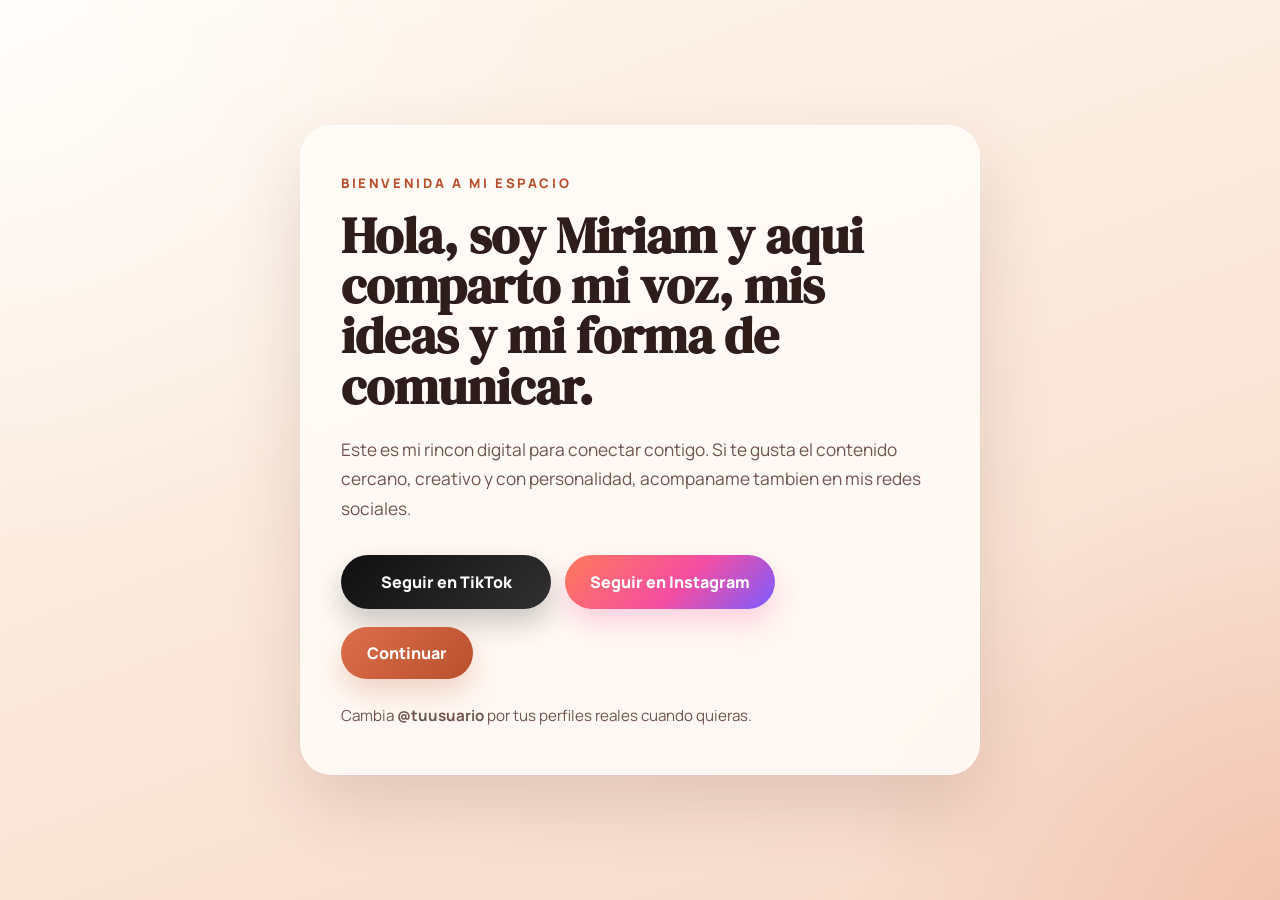
<file: index.html>
<!DOCTYPE html>
<html lang="es">
<head>
  <meta charset="UTF-8">
  <meta name="viewport" content="width=device-width, initial-scale=1.0">
  <title>Miriam Comunica</title>
  <link rel="preconnect" href="https://fonts.googleapis.com">
  <link rel="preconnect" href="https://fonts.gstatic.com" crossorigin>
  <link href="https://fonts.googleapis.com/css2?family=DM+Serif+Display:ital@0;1&family=Manrope:wght@400;500;700;800&display=swap" rel="stylesheet">
  <link rel="stylesheet" href="styles.css">
</head>
<body>
  <main class="hero">
    <section class="intro-card">
      <p class="eyebrow">Bienvenida a mi espacio</p>
      <h1>Hola, soy Miriam y aqui comparto mi voz, mis ideas y mi forma de comunicar.</h1>
      <p class="description">
        Este es mi rincon digital para conectar contigo. Si te gusta el contenido cercano,
        creativo y con personalidad, acompaname tambien en mis redes sociales.
      </p>

      <div class="social-links">
        <a class="social-button tiktok" href="https://www.tiktok.com/@tuusuario" target="_blank" rel="noreferrer">
          Seguir en TikTok
        </a>
        <a class="social-button instagram" href="https://www.instagram.com/tuusuario" target="_blank" rel="noreferrer">
          Seguir en Instagram
        </a>
      </div>

      <div class="continue-wrap">
        <a class="continue-button" href="saludos.html">Continuar</a>
      </div>

      <p class="note">
        Cambia <strong>@tuusuario</strong> por tus perfiles reales cuando quieras.
      </p>
    </section>
  </main>
</body>
</html>
</file>
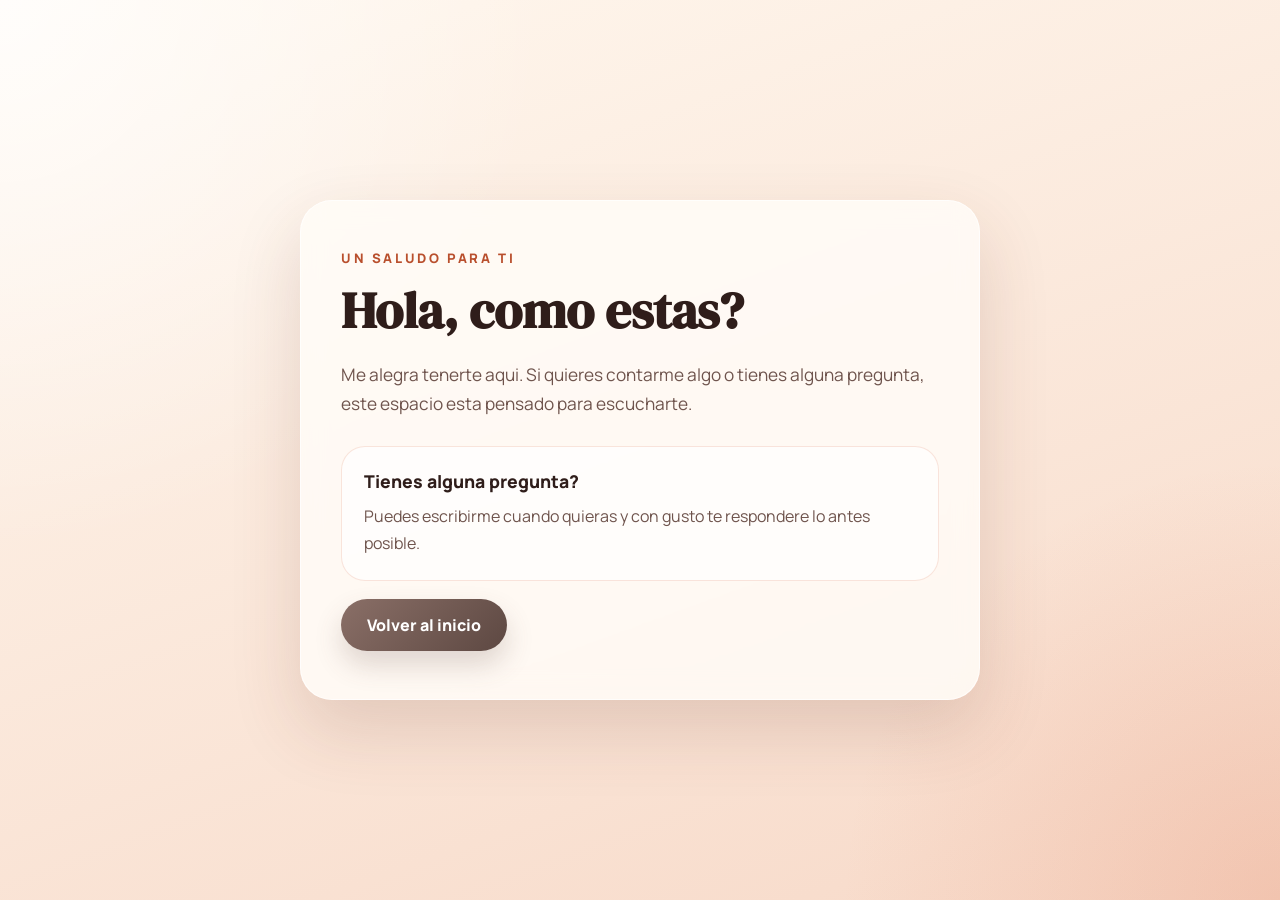
<file: saludos.html>
<!DOCTYPE html>
<html lang="es">
<head>
  <meta charset="UTF-8">
  <meta name="viewport" content="width=device-width, initial-scale=1.0">
  <title>Saludos | Miriam Comunica</title>
  <link rel="preconnect" href="https://fonts.googleapis.com">
  <link rel="preconnect" href="https://fonts.gstatic.com" crossorigin>
  <link href="https://fonts.googleapis.com/css2?family=DM+Serif+Display:ital@0;1&family=Manrope:wght@400;500;700;800&display=swap" rel="stylesheet">
  <link rel="stylesheet" href="styles.css">
</head>
<body>
  <main class="hero">
    <section class="intro-card secondary-card">
      <p class="eyebrow">Un saludo para ti</p>
      <h1>Hola, como estas?</h1>
      <p class="description">
        Me alegra tenerte aqui. Si quieres contarme algo o tienes alguna pregunta,
        este espacio esta pensado para escucharte.
      </p>

      <div class="question-box">
        <p class="question-title">Tienes alguna pregunta?</p>
        <p class="question-text">
          Puedes escribirme cuando quieras y con gusto te respondere lo antes posible.
        </p>
      </div>

      <div class="continue-wrap">
        <a class="continue-button subtle" href="index.html">Volver al inicio</a>
      </div>
    </section>
  </main>
</body>
</html>
</file>
<file: styles.css>
:root {
  --bg-top: #fff8ef;
  --bg-bottom: #f7d9c8;
  --card: rgba(255, 252, 247, 0.86);
  --text: #2f1d1a;
  --muted: #6f544d;
  --accent: #dd6f4b;
  --accent-dark: #b94f2d;
  --ink: #171717;
  --white: #ffffff;
  --shadow: 0 30px 70px rgba(106, 51, 35, 0.16);
}

* {
  box-sizing: border-box;
}

body {
  margin: 0;
  min-height: 100vh;
  font-family: "Manrope", sans-serif;
  color: var(--text);
  background:
    radial-gradient(circle at top left, rgba(255, 255, 255, 0.75), transparent 35%),
    radial-gradient(circle at bottom right, rgba(221, 111, 75, 0.2), transparent 28%),
    linear-gradient(160deg, var(--bg-top), var(--bg-bottom));
}

.hero {
  min-height: 100vh;
  display: grid;
  place-items: center;
  padding: 24px;
}

.intro-card {
  width: min(680px, 100%);
  padding: 48px 40px;
  border-radius: 32px;
  background: var(--card);
  backdrop-filter: blur(12px);
  box-shadow: var(--shadow);
  border: 1px solid rgba(255, 255, 255, 0.7);
  animation: rise 0.8s ease-out;
}

.eyebrow {
  margin: 0 0 18px;
  font-size: 0.82rem;
  font-weight: 800;
  letter-spacing: 0.2em;
  text-transform: uppercase;
  color: var(--accent-dark);
}

h1 {
  margin: 0;
  font-family: "DM Serif Display", serif;
  font-size: clamp(2.5rem, 4vw, 4.5rem);
  line-height: 0.98;
}

.description {
  margin: 24px 0 0;
  font-size: 1.08rem;
  line-height: 1.7;
  color: var(--muted);
  max-width: 56ch;
}

.social-links {
  display: flex;
  flex-wrap: wrap;
  gap: 14px;
  margin-top: 32px;
}

.continue-wrap {
  margin-top: 18px;
}

.social-button {
  display: inline-flex;
  align-items: center;
  justify-content: center;
  min-width: 210px;
  padding: 16px 24px;
  border-radius: 999px;
  text-decoration: none;
  font-weight: 800;
  transition: transform 0.2s ease, box-shadow 0.2s ease, background 0.2s ease;
}

.social-button:hover {
  transform: translateY(-2px);
}

.tiktok {
  color: var(--white);
  background: linear-gradient(135deg, #101010, #303030);
  box-shadow: 0 14px 28px rgba(16, 16, 16, 0.22);
}

.instagram {
  color: var(--white);
  background: linear-gradient(135deg, #ff7a59, #f54ea2 55%, #7b5cff);
  box-shadow: 0 14px 28px rgba(245, 78, 162, 0.24);
}

.continue-button {
  display: inline-flex;
  align-items: center;
  justify-content: center;
  padding: 15px 26px;
  border-radius: 999px;
  text-decoration: none;
  font-weight: 800;
  color: var(--white);
  background: linear-gradient(135deg, var(--accent), var(--accent-dark));
  box-shadow: 0 14px 28px rgba(185, 79, 45, 0.22);
  transition: transform 0.2s ease, box-shadow 0.2s ease, opacity 0.2s ease;
}

.continue-button:hover {
  transform: translateY(-2px);
}

.continue-button.subtle {
  background: linear-gradient(135deg, #8a6f67, #5d4842);
  box-shadow: 0 14px 28px rgba(93, 72, 66, 0.2);
}

.note {
  margin: 26px 0 0;
  font-size: 0.95rem;
  color: var(--muted);
}

.secondary-card {
  max-width: 720px;
}

.question-box {
  margin-top: 28px;
  padding: 22px;
  border-radius: 24px;
  background: rgba(255, 255, 255, 0.65);
  border: 1px solid rgba(221, 111, 75, 0.18);
}

.question-title {
  margin: 0 0 10px;
  font-weight: 800;
  font-size: 1.1rem;
  color: var(--text);
}

.question-text {
  margin: 0;
  color: var(--muted);
  line-height: 1.7;
}

@keyframes rise {
  from {
    opacity: 0;
    transform: translateY(22px);
  }

  to {
    opacity: 1;
    transform: translateY(0);
  }
}

@media (max-width: 640px) {
  .intro-card {
    padding: 34px 22px;
    border-radius: 24px;
  }

  .social-button {
    width: 100%;
    min-width: 0;
  }
}
</file>
